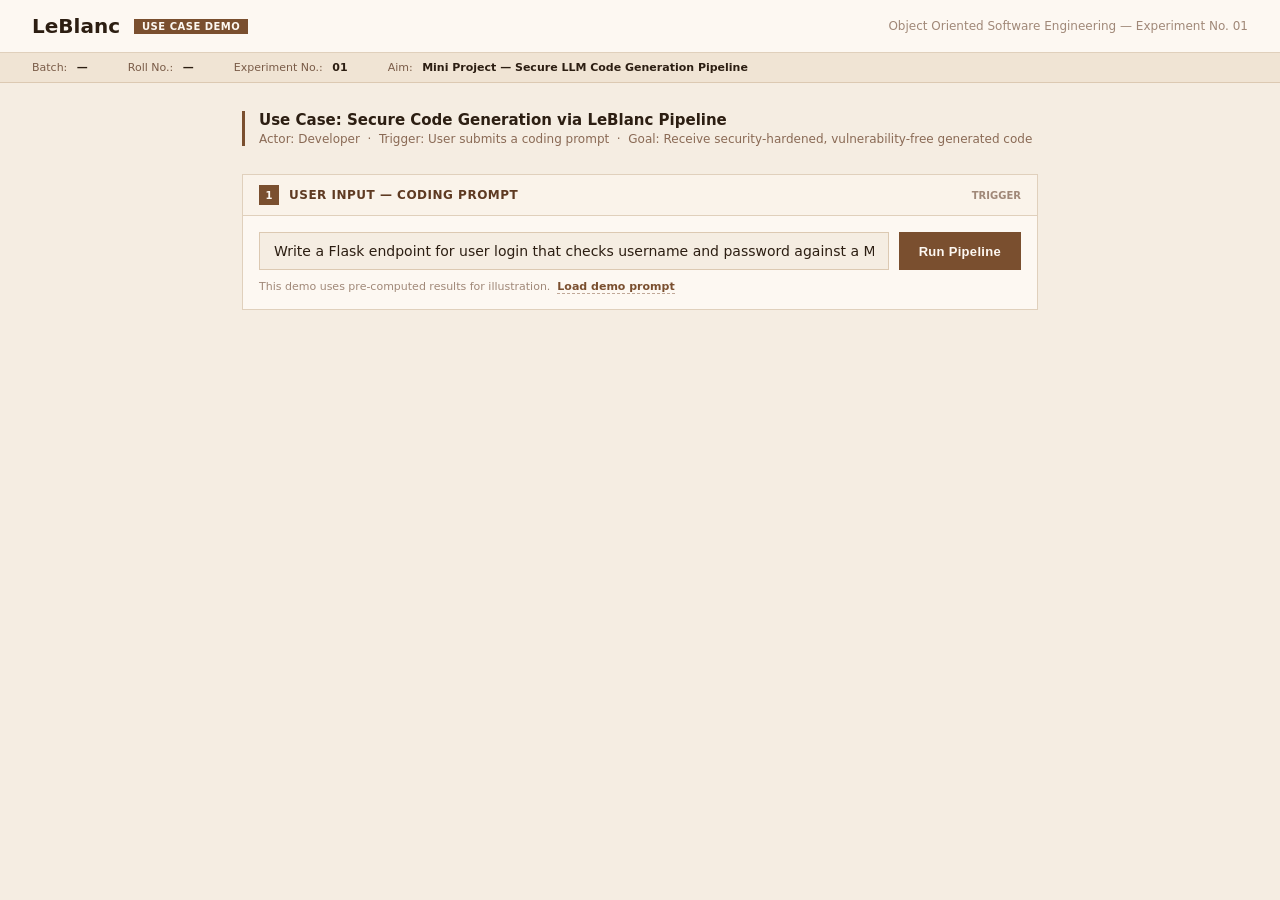
<file: oose-lab-expt/index.html>
<!DOCTYPE html>
<html lang="en">
<head>
<meta charset="UTF-8">
<meta name="viewport" content="width=device-width, initial-scale=1.0">
<title>LeBlanc — Use Case Demo</title>
<style>
  * { margin: 0; padding: 0; box-sizing: border-box; }
  body { font-family: 'Segoe UI', system-ui, -apple-system, sans-serif; background: #f5ede2; color: #2c1e12; font-size: 14px; }

  /* Header */
  .header { background: #fdf8f2; border-bottom: 1px solid #e0d0bc; padding: 14px 32px; display: flex; align-items: center; gap: 14px; }
  .header h1 { font-size: 20px; font-weight: 600; color: #2c1e12; }
  .header .tag { background: #7a4f2f; color: #fdf8f2; font-size: 10px; padding: 2px 8px; font-weight: 700; letter-spacing: 0.5px; }
  .header-sub { color: #a08878; font-size: 12px; margin-left: auto; }

  /* Lab meta bar */
  .lab-bar { background: #f0e4d4; border-bottom: 1px solid #dcc9b2; padding: 8px 32px; display: flex; gap: 40px; font-size: 11px; color: #7a5c48; }
  .lab-bar span { font-weight: 600; color: #2c1e12; margin-left: 6px; }

  .container { max-width: 860px; margin: 0 auto; padding: 28px 32px; }

  /* Use case title */
  .uc-title { border-left: 3px solid #7a4f2f; padding-left: 14px; margin-bottom: 28px; }
  .uc-title h2 { font-size: 15px; font-weight: 700; color: #2c1e12; margin-bottom: 3px; }
  .uc-title p { font-size: 12px; color: #8a6a55; }

  /* Prompt section */
  .section { background: #fdf8f2; border: 1px solid #e0d0bc; margin-bottom: 16px; }
  .section-head { padding: 10px 16px; border-bottom: 1px solid #e0d0bc; background: #faf3ea; display: flex; align-items: center; gap: 10px; }
  .step-num { background: #7a4f2f; color: #fdf8f2; font-size: 10px; font-weight: 700; width: 20px; height: 20px; display: flex; align-items: center; justify-content: center; flex-shrink: 0; }
  .step-num.done { background: #3a8c58; }
  .section-head h3 { font-size: 12px; font-weight: 700; text-transform: uppercase; letter-spacing: 0.5px; color: #5e3a22; }
  .section-head .engine-tag { font-size: 10px; color: #a08878; margin-left: auto; font-weight: 600; }
  .section-body { padding: 16px; }

  /* Prompt input */
  .prompt-row { display: flex; gap: 10px; }
  .prompt-input { flex: 1; background: #f5ede2; border: 1px solid #dcc9b2; color: #2c1e12; padding: 10px 14px; font-size: 14px; font-family: inherit; outline: none; }
  .prompt-input:focus { border-color: #9a6845; }
  .btn { padding: 10px 20px; border: none; font-size: 13px; font-weight: 700; cursor: pointer; background: #7a4f2f; color: #fdf8f2; letter-spacing: 0.3px; }
  .btn:hover { background: #5e3a22; }
  .btn:disabled { background: #c0a898; cursor: default; }
  .demo-note { margin-top: 10px; font-size: 11px; color: #a08878; }
  .demo-note b { color: #7a4f2f; cursor: pointer; border-bottom: 1px dashed #c0a898; }
  .demo-note b:hover { color: #5e3a22; }

  /* Pipeline steps (hidden initially) */
  .pipeline-step { display: none; }
  .pipeline-step.visible { display: block; animation: fadeIn 0.3s ease; }
  @keyframes fadeIn { from { opacity: 0; transform: translateY(6px); } to { opacity: 1; transform: translateY(0); } }

  /* CWE trigger list */
  .cwe-list { margin-bottom: 12px; }
  .cwe-row { display: flex; align-items: baseline; gap: 8px; padding: 5px 0; border-bottom: 1px solid #ecddc8; font-size: 12px; }
  .cwe-row:last-child { border-bottom: none; }
  .kw { font-family: 'Consolas', monospace; color: #5e3a22; font-weight: 700; background: #f0e4d4; padding: 1px 6px; }
  .arrow { color: #c0a898; }
  .cwe-id { color: #3b5e8a; font-weight: 700; }
  .cwe-desc { color: #6a5248; font-size: 11px; }

  /* Enriched prompt block */
  .enriched-block { background: #eef3fc; border: 1px solid #c8d8f0; padding: 12px 14px; font-size: 12px; color: #2e4a78; white-space: pre-wrap; line-height: 1.6; }
  .block-label { font-size: 10px; text-transform: uppercase; letter-spacing: 0.5px; color: #a08878; font-weight: 700; margin-bottom: 6px; }

  /* Code block */
  .code-block { background: #f0e4d4; border: 1px solid #dcc9b2; padding: 14px 16px; font-family: 'Consolas', monospace; font-size: 12px; line-height: 1.65; color: #3a2518; overflow-x: auto; white-space: pre; }
  .code-block.repaired { background: #eaf4ee; border-color: #b8d9c4; color: #1a3a28; }

  /* Vuln findings */
  .vuln-item { background: #fdf0ec; border: 1px solid #f0ccc4; padding: 10px 14px; margin-bottom: 6px; }
  .vuln-item:last-child { margin-bottom: 0; }
  .vuln-top { display: flex; align-items: center; gap: 8px; margin-bottom: 4px; }
  .vuln-cwe { color: #8c3228; font-weight: 700; font-size: 12px; }
  .vuln-sev { font-size: 10px; font-weight: 700; text-transform: uppercase; letter-spacing: 0.3px; padding: 1px 6px; }
  .sev-critical { background: #8c3228; color: #fff; }
  .sev-high { background: #c06828; color: #fff; }
  .vuln-msg { font-size: 12px; color: #4a3428; }
  .vuln-line { font-size: 11px; color: #a08878; margin-top: 3px; font-family: 'Consolas', monospace; }

  /* Diff highlight in repaired code */
  .diff-add { background: #c8ecd4; }

  /* Status badge row */
  .status-row { display: flex; gap: 10px; align-items: center; margin-bottom: 14px; flex-wrap: wrap; }
  .badge { font-size: 11px; font-weight: 700; padding: 3px 10px; border: 1px solid; }
  .badge-vuln { background: #fceae8; color: #8c3228; border-color: #f0bcb4; }
  .badge-clean { background: #e8f4ec; color: #2e6b44; border-color: #b8d9c4; }
  .badge-repaired { background: #fdf3d8; color: #7a5818; border-color: #ecd898; }

  /* Repair note */
  .repair-note { font-size: 12px; color: #5e3a22; background: #fdf8f2; border: 1px solid #dcc9b2; padding: 10px 14px; margin-bottom: 14px; }
  .repair-note b { color: #3a8c58; }

  /* Final result */
  .final-bar { background: #e8f4ec; border: 1px solid #b8d9c4; padding: 14px 16px; display: flex; align-items: center; gap: 12px; margin-top: 4px; }
  .final-check { font-size: 20px; color: #2e6b44; }
  .final-text h4 { font-size: 13px; font-weight: 700; color: #1a5c2e; margin-bottom: 2px; }
  .final-text p { font-size: 11px; color: #4a8a5e; }

  /* Spinner */
  .spinner-row { display: flex; align-items: center; gap: 10px; padding: 10px 0; color: #a08878; font-size: 12px; }
  .spinner { width: 14px; height: 14px; border: 2px solid #e0d0bc; border-top-color: #9a6845; border-radius: 50%; animation: spin 0.7s linear infinite; display: none; }
  .spinner.active { display: block; }
  @keyframes spin { to { transform: rotate(360deg); } }

  .divider { border: none; border-top: 1px solid #e0d0bc; margin: 24px 0; }
</style>
</head>
<body>

<div class="header">
  <h1>LeBlanc</h1>
  <span class="tag">USE CASE DEMO</span>
  <span class="header-sub">Object Oriented Software Engineering — Experiment No. 01</span>
</div>

<div class="lab-bar">
  <div>Batch: <span>—</span></div>
  <div>Roll No.: <span>—</span></div>
  <div>Experiment No.: <span>01</span></div>
  <div>Aim: <span>Mini Project — Secure LLM Code Generation Pipeline</span></div>
</div>

<div class="container">

  <div class="uc-title">
    <h2>Use Case: Secure Code Generation via LeBlanc Pipeline</h2>
    <p>Actor: Developer &nbsp;·&nbsp; Trigger: User submits a coding prompt &nbsp;·&nbsp; Goal: Receive security-hardened, vulnerability-free generated code</p>
  </div>

  <!-- Step 0: Input -->
  <div class="section">
    <div class="section-head">
      <div class="step-num" id="num0">1</div>
      <h3>User Input — Coding Prompt</h3>
      <span class="engine-tag">TRIGGER</span>
    </div>
    <div class="section-body">
      <div class="prompt-row">
        <input class="prompt-input" id="promptInput" placeholder="Enter a coding prompt..." value="Write a Flask endpoint for user login that checks username and password against a MySQL database" />
        <button class="btn" id="runBtn" onclick="runDemo()">Run Pipeline</button>
      </div>
      <div class="demo-note">
        This demo uses pre-computed results for illustration. &nbsp;<b onclick="fillPrompt()">Load demo prompt</b>
      </div>
    </div>
  </div>

  <div id="spinnerRow" class="spinner-row" style="display:none;">
    <div class="spinner active"></div>
    <span id="spinnerText">Initialising pipeline...</span>
  </div>

  <!-- Step 1: Engine A -->
  <div class="section pipeline-step" id="step1">
    <div class="section-head">
      <div class="step-num done">2</div>
      <h3>Prompt Enrichment — CWE Warnings Appended</h3>
      <span class="engine-tag">ENGINE A</span>
    </div>
    <div class="section-body">
      <div class="block-label">Keywords detected → CWE mappings</div>
      <div class="cwe-list">
        <div class="cwe-row">
          <span class="kw">login</span>
          <span class="arrow">→</span>
          <span class="cwe-id">CWE-521</span>
          <span class="cwe-desc">Weak Password Requirements</span>
        </div>
        <div class="cwe-row">
          <span class="kw">mysql</span>
          <span class="arrow">→</span>
          <span class="cwe-id">CWE-89</span>
          <span class="cwe-desc">Improper Neutralisation of SQL Query (SQL Injection)</span>
        </div>
        <div class="cwe-row">
          <span class="kw">password</span>
          <span class="arrow">→</span>
          <span class="cwe-id">CWE-798</span>
          <span class="cwe-desc">Use of Hard-coded Credentials</span>
        </div>
      </div>
      <div class="block-label">Enriched prompt sent to LLM</div>
      <div class="enriched-block">Write a Flask endpoint for user login that checks username and password against a MySQL database

IMPORTANT SECURITY REQUIREMENTS:
- Avoid SQL injection: use parameterised queries or an ORM; never interpolate user input into SQL strings (CWE-89)
- Do not hard-code credentials; load secrets from environment variables or a secrets manager (CWE-798)
- Enforce minimum password length and complexity; hash passwords with bcrypt or argon2 before storage (CWE-521)

Write secure code that avoids the above vulnerabilities.</div>
    </div>
  </div>

  <!-- Step 2: Generated Code -->
  <div class="section pipeline-step" id="step2">
    <div class="section-head">
      <div class="step-num done">3</div>
      <h3>LLM Output — Generated Code (Plain Mode)</h3>
      <span class="engine-tag">GEMINI 2.5 FLASH</span>
    </div>
    <div class="section-body">
      <div class="status-row">
        <span class="badge badge-vuln">2 VULNERABILITIES DETECTED</span>
        <span style="font-size:11px; color:#a08878;">Plain mode — no security warnings injected</span>
      </div>
<div class="code-block">from flask import Flask, request, jsonify
import mysql.connector

app = Flask(__name__)

@app.route('/login', methods=['POST'])
def login():
    username = request.form['username']
    password = request.form['password']

    conn = mysql.connector.connect(
        host="localhost",
        user="root",
        password="admin123",      # hard-coded credential
        database="users"
    )
    cursor = conn.cursor()
    query = f"SELECT * FROM users WHERE username='{username}' AND password='{password}'"
    cursor.execute(query)          # SQL injection risk
    user = cursor.fetchone()

    if user:
        return jsonify({"status": "success", "message": "Login successful"})
    return jsonify({"status": "error", "message": "Invalid credentials"})</div>
    </div>
  </div>

  <!-- Step 3: Engine B -->
  <div class="section pipeline-step" id="step3">
    <div class="section-head">
      <div class="step-num done">4</div>
      <h3>Vulnerability Scan — Static Analysis Results</h3>
      <span class="engine-tag">ENGINE B · SEMGREP + BANDIT</span>
    </div>
    <div class="section-body">
      <div class="vuln-item">
        <div class="vuln-top">
          <span class="vuln-cwe">CWE-89</span>
          <span class="vuln-sev sev-critical">Critical</span>
        </div>
        <div class="vuln-msg">String formatting used to construct SQL query — user input interpolated directly, enabling SQL injection attacks.</div>
        <div class="vuln-line">Line 16 &nbsp;·&nbsp; bandit / B608</div>
      </div>
      <div class="vuln-item">
        <div class="vuln-top">
          <span class="vuln-cwe">CWE-798</span>
          <span class="vuln-sev sev-high">High</span>
        </div>
        <div class="vuln-msg">Hard-coded password "admin123" found in database connection parameters.</div>
        <div class="vuln-line">Line 12 &nbsp;·&nbsp; bandit / B105</div>
      </div>
    </div>
  </div>

  <!-- Step 4: Engine C -->
  <div class="section pipeline-step" id="step4">
    <div class="section-head">
      <div class="step-num done">5</div>
      <h3>Iterative Repair — Vulnerability Findings Fed Back to LLM</h3>
      <span class="engine-tag">ENGINE C · ITERATION 1 OF 3</span>
    </div>
    <div class="section-body">
      <div class="repair-note">
        Vulnerability report sent to LLM with instruction to repair. Re-scan after repair: <b>0 vulnerabilities — clean.</b>
      </div>
<div class="code-block repaired">from flask import Flask, request, jsonify
import mysql.connector
import bcrypt
import os

app = Flask(__name__)

@app.route('/login', methods=['POST'])
def login():
    username = request.form['username']
    password = request.form['password']

    conn = mysql.connector.connect(
        host=os.environ.get("DB_HOST"),
        user=os.environ.get("DB_USER"),
        password=os.environ.get("DB_PASS"),   # loaded from env
        database=os.environ.get("DB_NAME")
    )
    cursor = conn.cursor()
    query = "SELECT password_hash FROM users WHERE username = %s"
    cursor.execute(query, (username,))          # parameterised query
    row = cursor.fetchone()

    if row and bcrypt.checkpw(password.encode(), row[0].encode()):
        return jsonify({"status": "success", "message": "Login successful"})
    return jsonify({"status": "error", "message": "Invalid credentials"})</div>

      <div class="final-bar" style="margin-top:14px;">
        <div class="final-check">&#10003;</div>
        <div class="final-text">
          <h4>Pipeline complete — code is clean</h4>
          <p>SQL injection fixed (parameterised query) &nbsp;·&nbsp; Hard-coded credentials removed (env vars) &nbsp;·&nbsp; Repaired in 1 iteration</p>
        </div>
      </div>
    </div>
  </div>

</div><!-- /container -->

<script>
  const STEPS = ['step1','step2','step3','step4'];
  const DELAYS = [600, 1400, 2200, 3200];
  const MSGS = [
    'Engine A — scanning prompt for CWE keywords...',
    'Calling LLM (plain mode)...',
    'Engine B — running Semgrep + Bandit...',
    'Engine C — sending repair request to LLM...',
  ];

  function fillPrompt() {
    document.getElementById('promptInput').value =
      'Write a Flask endpoint for user login that checks username and password against a MySQL database';
  }

  function runDemo() {
    const btn = document.getElementById('runBtn');
    btn.disabled = true;

    // Reset steps
    STEPS.forEach(id => {
      const el = document.getElementById(id);
      el.classList.remove('visible');
      el.style.display = 'none';
    });

    const spinnerRow = document.getElementById('spinnerRow');
    const spinnerText = document.getElementById('spinnerText');
    spinnerRow.style.display = 'flex';
    spinnerText.textContent = MSGS[0];

    STEPS.forEach((id, i) => {
      setTimeout(() => {
        spinnerText.textContent = MSGS[i] || '';
        const el = document.getElementById(id);
        el.style.display = 'block';
        el.classList.add('visible');

        if (i === STEPS.length - 1) {
          setTimeout(() => {
            spinnerRow.style.display = 'none';
            btn.disabled = false;
          }, 600);
        }
      }, DELAYS[i]);
    });
  }
</script>
</body>
</html>
</file>
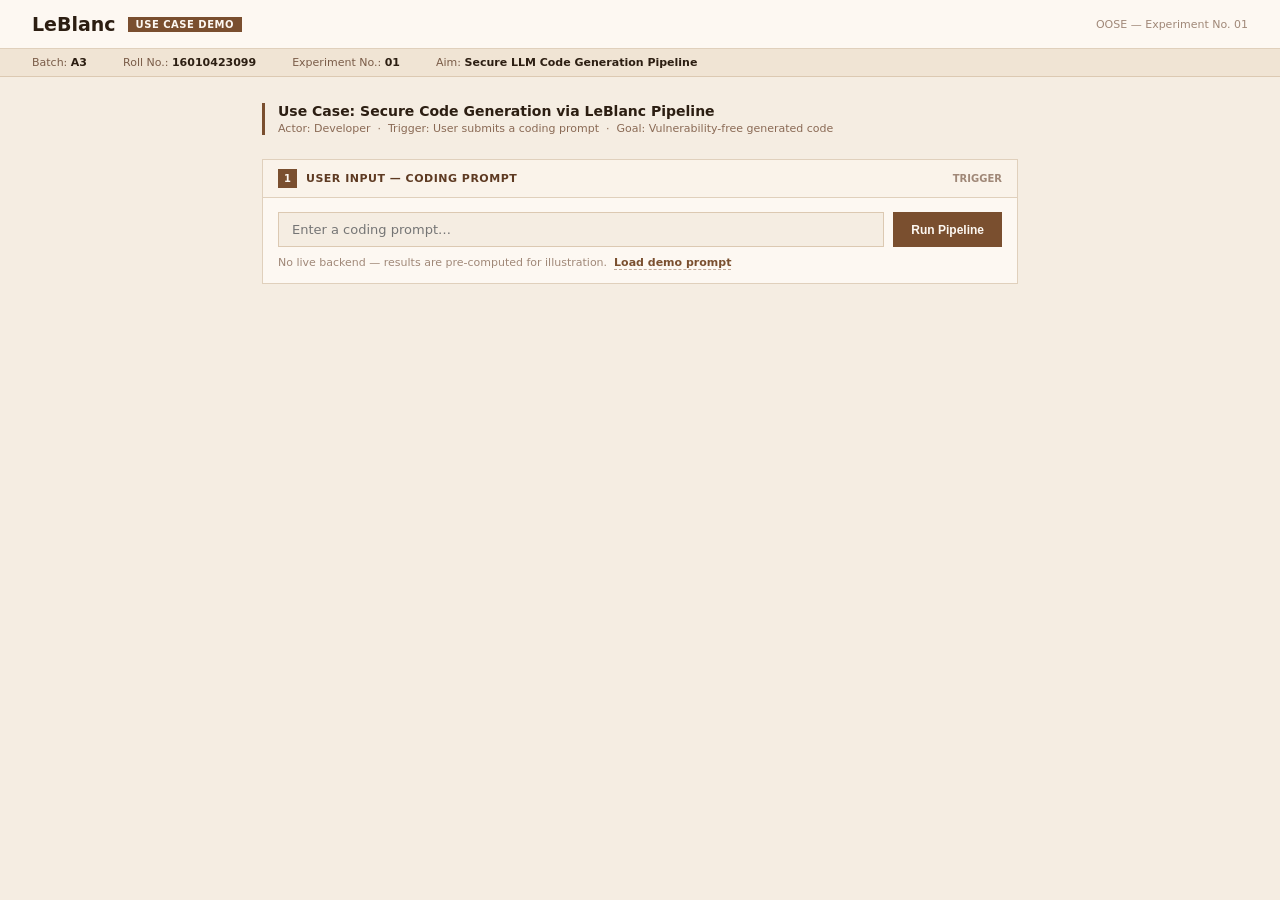
<file: oose-lab-expt/frontend/index.html>
<!DOCTYPE html>
<html lang="en">
<head>
<meta charset="UTF-8">
<meta name="viewport" content="width=device-width, initial-scale=1.0">
<title>LeBlanc — Use Case Demo</title>
<link rel="stylesheet" href="style.css">
</head>
<body>

<div class="header">
  <h1>LeBlanc</h1>
  <span class="tag">USE CASE DEMO</span>
  <span class="header-right">OOSE — Experiment No. 01</span>
</div>

<div class="lab-bar">
  <div>Batch: <b>A3</b></div>
  <div>Roll No.: <b>16010423099</b></div>
  <div>Experiment No.: <b>01</b></div>
  <div>Aim: <b>Secure LLM Code Generation Pipeline</b></div>
</div>

<div class="container">

  <div class="uc-title">
    <h2>Use Case: Secure Code Generation via LeBlanc Pipeline</h2>
    <p>Actor: Developer &nbsp;·&nbsp; Trigger: User submits a coding prompt &nbsp;·&nbsp; Goal: Vulnerability-free generated code</p>
  </div>

  <!-- Step 1 — Input -->
  <div class="card">
    <div class="card-head">
      <div class="step-num">1</div>
      <h3>User Input — Coding Prompt</h3>
      <span class="eng">TRIGGER</span>
    </div>
    <div class="card-body">
      <div class="prompt-row">
        <input class="prompt-input" id="promptInput" placeholder="Enter a coding prompt…" />
        <button class="btn" id="runBtn" onclick="runDemo()">Run Pipeline</button>
      </div>
      <div class="hint">No live backend — results are pre-computed for illustration. &nbsp;<b onclick="fillPrompt()">Load demo prompt</b></div>
    </div>
  </div>

  <div id="spinnerRow" class="spinner-row">
    <div class="spinner"></div>
    <span id="spinnerText"></span>
  </div>

  <!-- Step 2 — Engine A -->
  <div class="card step" id="step1">
    <div class="card-head">
      <div class="step-num done">2</div>
      <h3>Prompt Enrichment — CWE Warnings Appended</h3>
      <span class="eng">ENGINE A</span>
    </div>
    <div class="card-body">
      <div class="label">Keywords detected → CWE mappings</div>
      <div>
        <div class="cwe-row"><span class="kw">login</span><span>→</span><span class="cwe-id">CWE-521</span><span class="cwe-desc">Weak Password Requirements</span></div>
        <div class="cwe-row"><span class="kw">mysql</span><span>→</span><span class="cwe-id">CWE-89</span><span class="cwe-desc">SQL Injection</span></div>
        <div class="cwe-row"><span class="kw">password</span><span>→</span><span class="cwe-id">CWE-798</span><span class="cwe-desc">Hard-coded Credentials</span></div>
      </div>
      <div class="enriched-block">Write a Flask endpoint for user login that checks username and password against a MySQL database

IMPORTANT SECURITY REQUIREMENTS:
- Use parameterised queries; never interpolate user input into SQL strings (CWE-89)
- Load secrets from environment variables; do not hard-code credentials (CWE-798)
- Hash passwords with bcrypt or argon2; enforce minimum complexity (CWE-521)

Write secure code that avoids the above vulnerabilities.</div>
    </div>
  </div>

  <!-- Step 3 — LLM Output (plain) -->
  <div class="card step" id="step2">
    <div class="card-head">
      <div class="step-num done">3</div>
      <h3>LLM Output — Plain Mode (No Security Context)</h3>
      <span class="eng">GEMINI 2.5 FLASH</span>
    </div>
    <div class="card-body">
      <div class="badge-row"><span class="badge badge-vuln">2 VULNERABILITIES DETECTED</span></div>
<div class="code-block">from flask import Flask, request, jsonify
import mysql.connector

app = Flask(__name__)

@app.route('/login', methods=['POST'])
def login():
    username = request.form['username']
    password = request.form['password']

    conn = mysql.connector.connect(
        host="localhost", user="root",
        password="admin123",          # ← CWE-798: hard-coded credential
        database="users"
    )
    cursor = conn.cursor()
    query = f"SELECT * FROM users WHERE username='{username}' AND password='{password}'"
    cursor.execute(query)             # ← CWE-89: SQL injection
    user = cursor.fetchone()

    if user:
        return jsonify({"status": "success"})
    return jsonify({"status": "error"})</div>
    </div>
  </div>

  <!-- Step 4 — Engine B -->
  <div class="card step" id="step3">
    <div class="card-head">
      <div class="step-num done">4</div>
      <h3>Vulnerability Scan — Static Analysis Results</h3>
      <span class="eng">ENGINE B · SEMGREP + BANDIT</span>
    </div>
    <div class="card-body">
      <div class="vuln-item">
        <div class="vuln-top"><span class="vuln-cwe">CWE-89</span><span class="sev sev-critical">Critical</span></div>
        <div class="vuln-msg">String formatting used to build SQL query — user input interpolated directly.</div>
        <div class="vuln-line">Line 16 · bandit B608</div>
      </div>
      <div class="vuln-item">
        <div class="vuln-top"><span class="vuln-cwe">CWE-798</span><span class="sev sev-high">High</span></div>
        <div class="vuln-msg">Hard-coded password "admin123" found in database connection parameters.</div>
        <div class="vuln-line">Line 12 · bandit B105</div>
      </div>
    </div>
  </div>

  <!-- Step 5 — Engine C -->
  <div class="card step" id="step4">
    <div class="card-head">
      <div class="step-num done">5</div>
      <h3>Iterative Repair — Findings Fed Back to LLM</h3>
      <span class="eng">ENGINE C · ITERATION 1 OF 3</span>
    </div>
    <div class="card-body">
      <div class="repair-note">Vulnerability report sent to LLM with repair instruction. Re-scan after repair: <b>0 vulnerabilities — clean.</b></div>
<div class="code-block clean">from flask import Flask, request, jsonify
import mysql.connector, bcrypt, os

app = Flask(__name__)

@app.route('/login', methods=['POST'])
def login():
    username = request.form['username']
    password = request.form['password']

    conn = mysql.connector.connect(
        host=os.environ.get("DB_HOST"),
        user=os.environ.get("DB_USER"),
        password=os.environ.get("DB_PASS"),   # ← env var, not hard-coded
        database=os.environ.get("DB_NAME")
    )
    cursor = conn.cursor()
    query = "SELECT password_hash FROM users WHERE username = %s"
    cursor.execute(query, (username,))        # ← parameterised query
    row = cursor.fetchone()

    if row and bcrypt.checkpw(password.encode(), row[0].encode()):
        return jsonify({"status": "success"})
    return jsonify({"status": "error"})</div>
      <div class="final-bar">
        <span class="check">✓</span>
        <div>
          <h4>Pipeline complete — code is clean</h4>
          <p>SQL injection fixed (parameterised query) · Hard-coded credentials removed (env vars) · Repaired in 1 iteration</p>
        </div>
      </div>
    </div>
  </div>

</div>
<script src="app.js"></script>
</body>
</html>
</file>
<file: oose-lab-expt/frontend/style.css>
* { margin: 0; padding: 0; box-sizing: border-box; }
body { font-family: 'Segoe UI', system-ui, sans-serif; background: #f5ede2; color: #2c1e12; font-size: 14px; }

.header { background: #fdf8f2; border-bottom: 1px solid #e0d0bc; padding: 13px 32px; display: flex; align-items: center; gap: 12px; }
.header h1 { font-size: 19px; font-weight: 600; }
.tag { background: #7a4f2f; color: #fdf8f2; font-size: 10px; padding: 2px 8px; font-weight: 700; letter-spacing: 0.5px; }
.header-right { margin-left: auto; font-size: 11px; color: #a08878; }

.lab-bar { background: #f0e4d4; border-bottom: 1px solid #dcc9b2; padding: 7px 32px; display: flex; gap: 36px; font-size: 11px; color: #7a5c48; }
.lab-bar b { color: #2c1e12; }

.container { max-width: 820px; margin: 0 auto; padding: 26px 32px; }

.uc-title { border-left: 3px solid #7a4f2f; padding-left: 13px; margin-bottom: 24px; }
.uc-title h2 { font-size: 14px; font-weight: 700; margin-bottom: 3px; }
.uc-title p { font-size: 11px; color: #8a6a55; }

.card { background: #fdf8f2; border: 1px solid #e0d0bc; margin-bottom: 14px; }
.card-head { padding: 9px 15px; border-bottom: 1px solid #e0d0bc; background: #faf3ea; display: flex; align-items: center; gap: 9px; }
.step-num { background: #7a4f2f; color: #fdf8f2; font-size: 10px; font-weight: 700; width: 19px; height: 19px; display: flex; align-items: center; justify-content: center; flex-shrink: 0; }
.step-num.done { background: #3a8c58; }
.card-head h3 { font-size: 11px; font-weight: 700; text-transform: uppercase; letter-spacing: 0.5px; color: #5e3a22; }
.card-head .eng { margin-left: auto; font-size: 10px; color: #a08878; font-weight: 600; }
.card-body { padding: 14px 15px; }

.prompt-row { display: flex; gap: 9px; margin-bottom: 9px; }
.prompt-input { flex: 1; background: #f5ede2; border: 1px solid #dcc9b2; color: #2c1e12; padding: 9px 13px; font-size: 13px; font-family: inherit; outline: none; }
.prompt-input:focus { border-color: #9a6845; }
.btn { padding: 9px 18px; border: none; font-size: 12px; font-weight: 700; cursor: pointer; background: #7a4f2f; color: #fdf8f2; }
.btn:hover { background: #5e3a22; }
.btn:disabled { background: #c0a898; cursor: default; }
.hint { font-size: 11px; color: #a08878; }
.hint b { color: #7a4f2f; cursor: pointer; border-bottom: 1px dashed #c0a898; }

.spinner-row { display: none; align-items: center; gap: 9px; padding: 8px 0; font-size: 11px; color: #a08878; }
.spinner { width: 13px; height: 13px; border: 2px solid #e0d0bc; border-top-color: #9a6845; border-radius: 50%; animation: spin .7s linear infinite; }
@keyframes spin { to { transform: rotate(360deg); } }

.label { font-size: 10px; text-transform: uppercase; letter-spacing: 0.5px; color: #a08878; font-weight: 700; margin-bottom: 6px; }
.cwe-row { display: flex; align-items: baseline; gap: 7px; padding: 4px 0; border-bottom: 1px solid #ecddc8; font-size: 12px; }
.cwe-row:last-child { border-bottom: none; }
.kw { font-family: monospace; color: #5e3a22; font-weight: 700; background: #f0e4d4; padding: 1px 5px; }
.cwe-id { color: #3b5e8a; font-weight: 700; }
.cwe-desc { color: #7a5c48; font-size: 11px; }
.enriched-block { background: #eef3fc; border: 1px solid #c8d8f0; padding: 11px 13px; font-size: 12px; color: #2e4a78; white-space: pre-wrap; line-height: 1.6; margin-top: 10px; }

.badge-row { display: flex; gap: 8px; margin-bottom: 12px; }
.badge { font-size: 10px; font-weight: 700; padding: 2px 9px; border: 1px solid; }
.badge-vuln { background: #fceae8; color: #8c3228; border-color: #f0bcb4; }
.badge-clean { background: #e8f4ec; color: #2e6b44; border-color: #b8d9c4; }

.code-block { background: #f0e4d4; border: 1px solid #dcc9b2; padding: 13px 15px; font-family: 'Consolas', monospace; font-size: 11.5px; line-height: 1.65; color: #3a2518; overflow-x: auto; white-space: pre; }
.code-block.clean { background: #eaf4ee; border-color: #b8d9c4; color: #1a3a28; }

.vuln-item { background: #fdf0ec; border: 1px solid #f0ccc4; padding: 9px 13px; margin-bottom: 6px; }
.vuln-item:last-child { margin-bottom: 0; }
.vuln-top { display: flex; align-items: center; gap: 7px; margin-bottom: 3px; }
.vuln-cwe { color: #8c3228; font-weight: 700; font-size: 12px; }
.sev { font-size: 10px; font-weight: 700; text-transform: uppercase; padding: 1px 6px; color: #fff; }
.sev-critical { background: #8c3228; }
.sev-high { background: #c06828; }
.vuln-msg { font-size: 12px; color: #4a3428; }
.vuln-line { font-size: 11px; color: #a08878; margin-top: 3px; font-family: monospace; }

.repair-note { background: #fdf8f2; border: 1px solid #dcc9b2; padding: 9px 13px; font-size: 12px; color: #5e3a22; margin-bottom: 12px; }
.repair-note b { color: #3a8c58; }

.final-bar { background: #e8f4ec; border: 1px solid #b8d9c4; padding: 13px 15px; display: flex; align-items: center; gap: 11px; margin-top: 13px; }
.check { font-size: 18px; color: #2e6b44; }
.final-bar h4 { font-size: 13px; font-weight: 700; color: #1a5c2e; margin-bottom: 2px; }
.final-bar p { font-size: 11px; color: #4a8a5e; }

.step { display: none; }
.step.show { display: block; animation: up .3s ease; }
@keyframes up { from { opacity: 0; transform: translateY(5px); } to { opacity: 1; transform: none; } }
</file>
